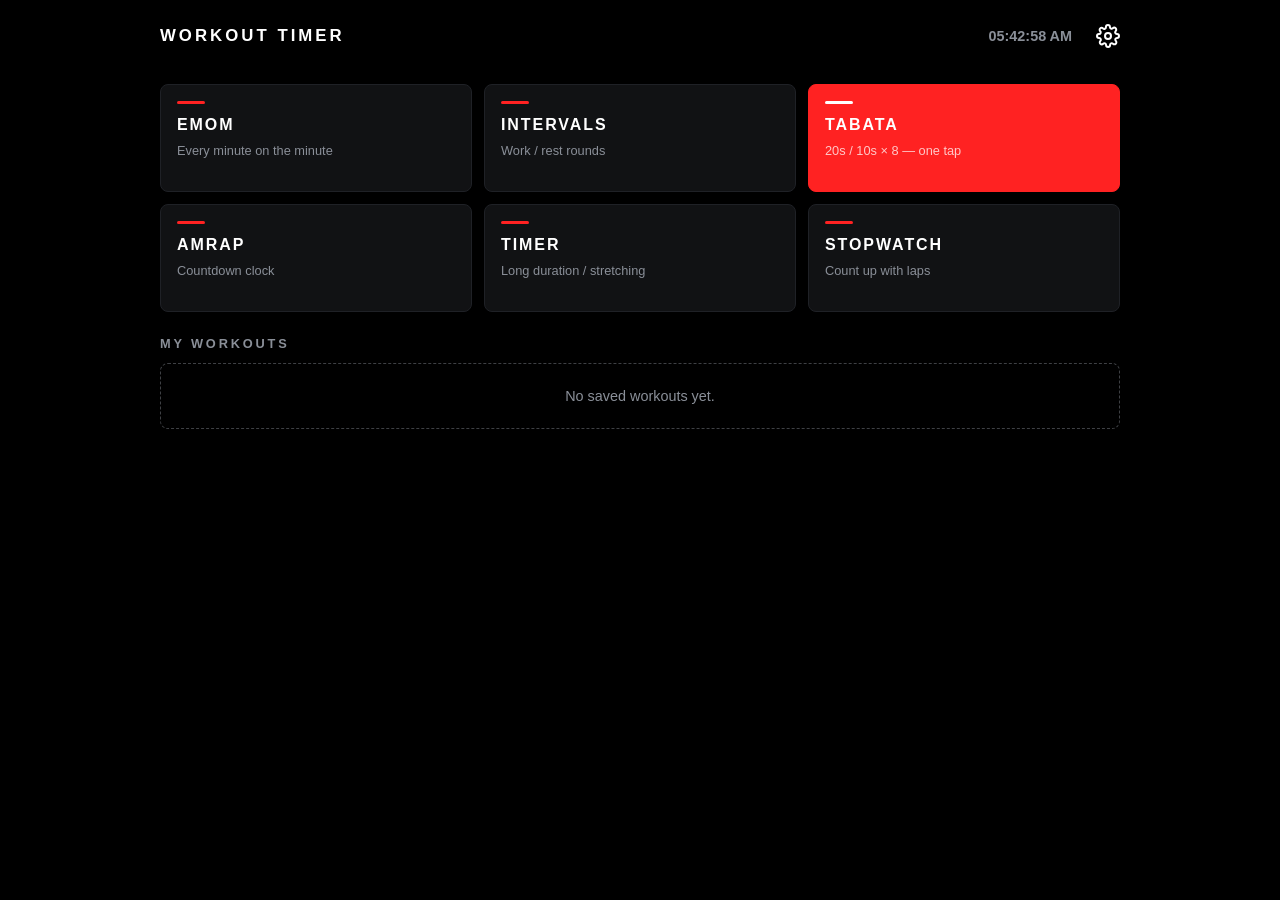
<file: index.html>
<!DOCTYPE html>
<html lang="en">
<head>
<meta charset="UTF-8">
<meta name="viewport" content="width=device-width, initial-scale=1, viewport-fit=cover">
<meta name="theme-color" content="#000000">
<title>Workout Timer</title>
<link rel="icon" href="data:image/svg+xml,%3Csvg xmlns='http://www.w3.org/2000/svg' viewBox='0 0 100 100'%3E%3Ctext y='.9em' font-size='90'%3E%E2%8F%B1%EF%B8%8F%3C/text%3E%3C/svg%3E">
<!-- Asset URLs carry ?v=<date>. GitHub Pages serves these files with
     cache-control: max-age=600 behind a shared CDN, so without the query a
     browser can revalidate index.html and still reuse the old JS — the page then
     renders byte-identical to the previous deploy and the change looks like it
     never shipped. BUMP ON EVERY DEPLOY, all 17 at once:
       sed -i '' -E 's/\?v=[0-9]+/?v=YYYYMMDD/g' index.html
     (SPEC.md lists this file as frozen; these version queries are the one
     sanctioned exception, added 2026-10-04 with the owner's sign-off.) -->
<link rel="stylesheet" href="css/base.css?v=20261004">
<link rel="stylesheet" href="css/layout.css?v=20261004">
<link rel="stylesheet" href="css/themes.css?v=20261004">
</head>
<body>

<!-- ============ HOME ============ -->
<section id="screen-home" class="screen active">
  <header class="home-header">
    <h1 class="app-title">Workout Timer</h1>
    <div id="home-clock" class="home-clock" aria-label="Current time"></div>
    <button id="btn-settings" class="icon-btn" aria-label="Settings">
      <svg viewBox="0 0 24 24" width="24" height="24" fill="none" stroke="currentColor" stroke-width="2" stroke-linecap="round" stroke-linejoin="round" aria-hidden="true"><circle cx="12" cy="12" r="3"/><path d="M19.4 15a1.65 1.65 0 0 0 .33 1.82l.06.06a2 2 0 1 1-2.83 2.83l-.06-.06a1.65 1.65 0 0 0-1.82-.33 1.65 1.65 0 0 0-1 1.51V21a2 2 0 1 1-4 0v-.09a1.65 1.65 0 0 0-1-1.51 1.65 1.65 0 0 0-1.82.33l-.06.06a2 2 0 1 1-2.83-2.83l.06-.06a1.65 1.65 0 0 0 .33-1.82 1.65 1.65 0 0 0-1.51-1H3a2 2 0 1 1 0-4h.09a1.65 1.65 0 0 0 1.51-1 1.65 1.65 0 0 0-.33-1.82l-.06-.06a2 2 0 1 1 2.83-2.83l.06.06a1.65 1.65 0 0 0 1.82.33h.01a1.65 1.65 0 0 0 1-1.51V3a2 2 0 1 1 4 0v.09a1.65 1.65 0 0 0 1 1.51h.01a1.65 1.65 0 0 0 1.82-.33l.06-.06a2 2 0 1 1 2.83 2.83l-.06.06a1.65 1.65 0 0 0-.33 1.82v.01a1.65 1.65 0 0 0 1.51 1H21a2 2 0 1 1 0 4h-.09a1.65 1.65 0 0 0-1.51 1z"/></svg>
    </button>
  </header>

  <div class="mode-grid">
    <button class="mode-tile" data-mode="emom">
      <span class="mode-name">EMOM</span>
      <span class="mode-desc">Every minute on the minute</span>
    </button>
    <button class="mode-tile" data-mode="hiit">
      <span class="mode-name">Intervals</span>
      <span class="mode-desc">Work / rest rounds</span>
    </button>
    <button class="mode-tile mode-tile-onetap" data-mode="tabata">
      <span class="mode-name">Tabata</span>
      <span class="mode-desc">20s / 10s &times; 8 &mdash; one tap</span>
    </button>
    <button class="mode-tile" data-mode="amrap">
      <span class="mode-name">AMRAP</span>
      <span class="mode-desc">Countdown clock</span>
    </button>
    <button class="mode-tile" data-mode="timer">
      <span class="mode-name">Timer</span>
      <span class="mode-desc">Long duration / stretching</span>
    </button>
    <button class="mode-tile" data-mode="stopwatch">
      <span class="mode-name">Stopwatch</span>
      <span class="mode-desc">Count up with laps</span>
    </button>
  </div>

  <div class="presets-section">
    <h2 class="section-title">My Workouts</h2>
    <ul id="preset-list" class="preset-list"></ul>
  </div>
</section>

<!-- ============ CONFIG ============ -->
<section id="screen-config" class="screen">
  <header class="config-header">
    <button id="btn-config-back" class="icon-btn" aria-label="Back">
      <svg viewBox="0 0 24 24" width="24" height="24" fill="none" stroke="currentColor" stroke-width="2" stroke-linecap="round" stroke-linejoin="round" aria-hidden="true"><path d="M19 12H5"/><path d="M12 19l-7-7 7-7"/></svg>
    </button>
    <h2 id="config-title" class="config-title"></h2>
  </header>
  <form id="config-form" class="config-form"></form>
  <p id="config-summary" class="config-summary" aria-live="polite"></p>
  <div class="config-actions">
    <button id="btn-save-preset" class="btn btn-secondary" type="button">Save preset</button>
    <button id="btn-start" class="btn btn-primary" type="button">Start</button>
  </div>
</section>

<!-- ============ RUN ============ -->
<section id="screen-run" class="screen" data-segment-type="prep">
  <div id="run-progress" class="run-progress"><div class="run-progress-fill"></div></div>
  <div id="run-clock" class="run-clock" aria-hidden="true"></div>
  <div class="run-main">
    <div id="run-label" class="run-label" aria-live="polite"></div>
    <div id="run-time" class="run-time">0:00</div>
    <div id="run-round" class="run-round" aria-live="polite"></div>
    <div id="run-next" class="run-next"></div>
  </div>
  <ul id="lap-list" class="lap-list"></ul>
  <div class="run-controls">
    <button id="btn-stop" class="icon-btn run-btn" aria-label="Stop">
      <svg viewBox="0 0 24 24" width="28" height="28" fill="currentColor" aria-hidden="true"><rect x="5" y="5" width="14" height="14" rx="2"/></svg>
    </button>
    <button id="btn-pause" class="icon-btn run-btn run-btn-primary" aria-label="Pause">
      <svg class="ico-pause" viewBox="0 0 24 24" width="34" height="34" fill="currentColor" aria-hidden="true"><rect x="6" y="4" width="4" height="16" rx="1"/><rect x="14" y="4" width="4" height="16" rx="1"/></svg>
      <svg class="ico-play" viewBox="0 0 24 24" width="34" height="34" fill="currentColor" aria-hidden="true" style="display:none"><path d="M7 4l13 8-13 8z"/></svg>
    </button>
    <button id="btn-skip" class="icon-btn run-btn" aria-label="Skip segment">
      <svg viewBox="0 0 24 24" width="28" height="28" fill="currentColor" aria-hidden="true"><path d="M5 4l10 8-10 8z"/><rect x="17" y="4" width="3" height="16" rx="1"/></svg>
    </button>
    <button id="btn-lap" class="icon-btn run-btn" aria-label="Lap" style="display:none">
      <svg viewBox="0 0 24 24" width="28" height="28" fill="none" stroke="currentColor" stroke-width="2" stroke-linecap="round" aria-hidden="true"><circle cx="12" cy="13" r="8"/><path d="M12 9v4l2.5 2.5"/><path d="M9 2h6"/></svg>
    </button>
    <button id="btn-fullscreen" class="icon-btn run-btn" aria-label="Toggle fullscreen">
      <svg viewBox="0 0 24 24" width="28" height="28" fill="none" stroke="currentColor" stroke-width="2" stroke-linecap="round" stroke-linejoin="round" aria-hidden="true"><path d="M8 3H5a2 2 0 0 0-2 2v3"/><path d="M21 8V5a2 2 0 0 0-2-2h-3"/><path d="M3 16v3a2 2 0 0 0 2 2h3"/><path d="M16 21h3a2 2 0 0 0 2-2v-3"/></svg>
    </button>
  </div>
</section>

<!-- ============ SETTINGS ============ -->
<section id="screen-settings" class="screen">
  <header class="config-header">
    <button id="btn-settings-close" class="icon-btn" aria-label="Close settings">
      <svg viewBox="0 0 24 24" width="24" height="24" fill="none" stroke="currentColor" stroke-width="2" stroke-linecap="round" aria-hidden="true"><path d="M18 6L6 18"/><path d="M6 6l12 12"/></svg>
    </button>
    <h2 class="config-title">Settings</h2>
  </header>
  <div class="settings-body">
    <h3 class="section-title">Theme</h3>
    <div id="theme-list" class="theme-list"></div>
    <h3 class="section-title">Sound</h3>
    <div id="sound-list" class="sound-list"></div>
    <label class="volume-row">
      <span>Volume</span>
      <input id="volume-slider" type="range" min="0" max="100" value="80">
    </label>
    <p id="wake-status" class="wake-status"></p>
  </div>
</section>

<script src="js/util.js?v=20261004"></script>
<script src="js/storage.js?v=20261004"></script>
<script src="js/modes.js?v=20261004"></script>
<script src="js/engine.js?v=20261004"></script>
<script src="js/audio.js?v=20261004"></script>
<script src="js/themes.js?v=20261004"></script>
<script src="js/presets.js?v=20261004"></script>
<script src="js/clock.js?v=20261004"></script>
<script src="js/system.js?v=20261004"></script>
<script src="js/ui-home.js?v=20261004"></script>
<script src="js/ui-config.js?v=20261004"></script>
<script src="js/ui-run.js?v=20261004"></script>
<script src="js/ui-settings.js?v=20261004"></script>
<script src="js/app.js?v=20261004"></script>
</body>
</html>
</file>
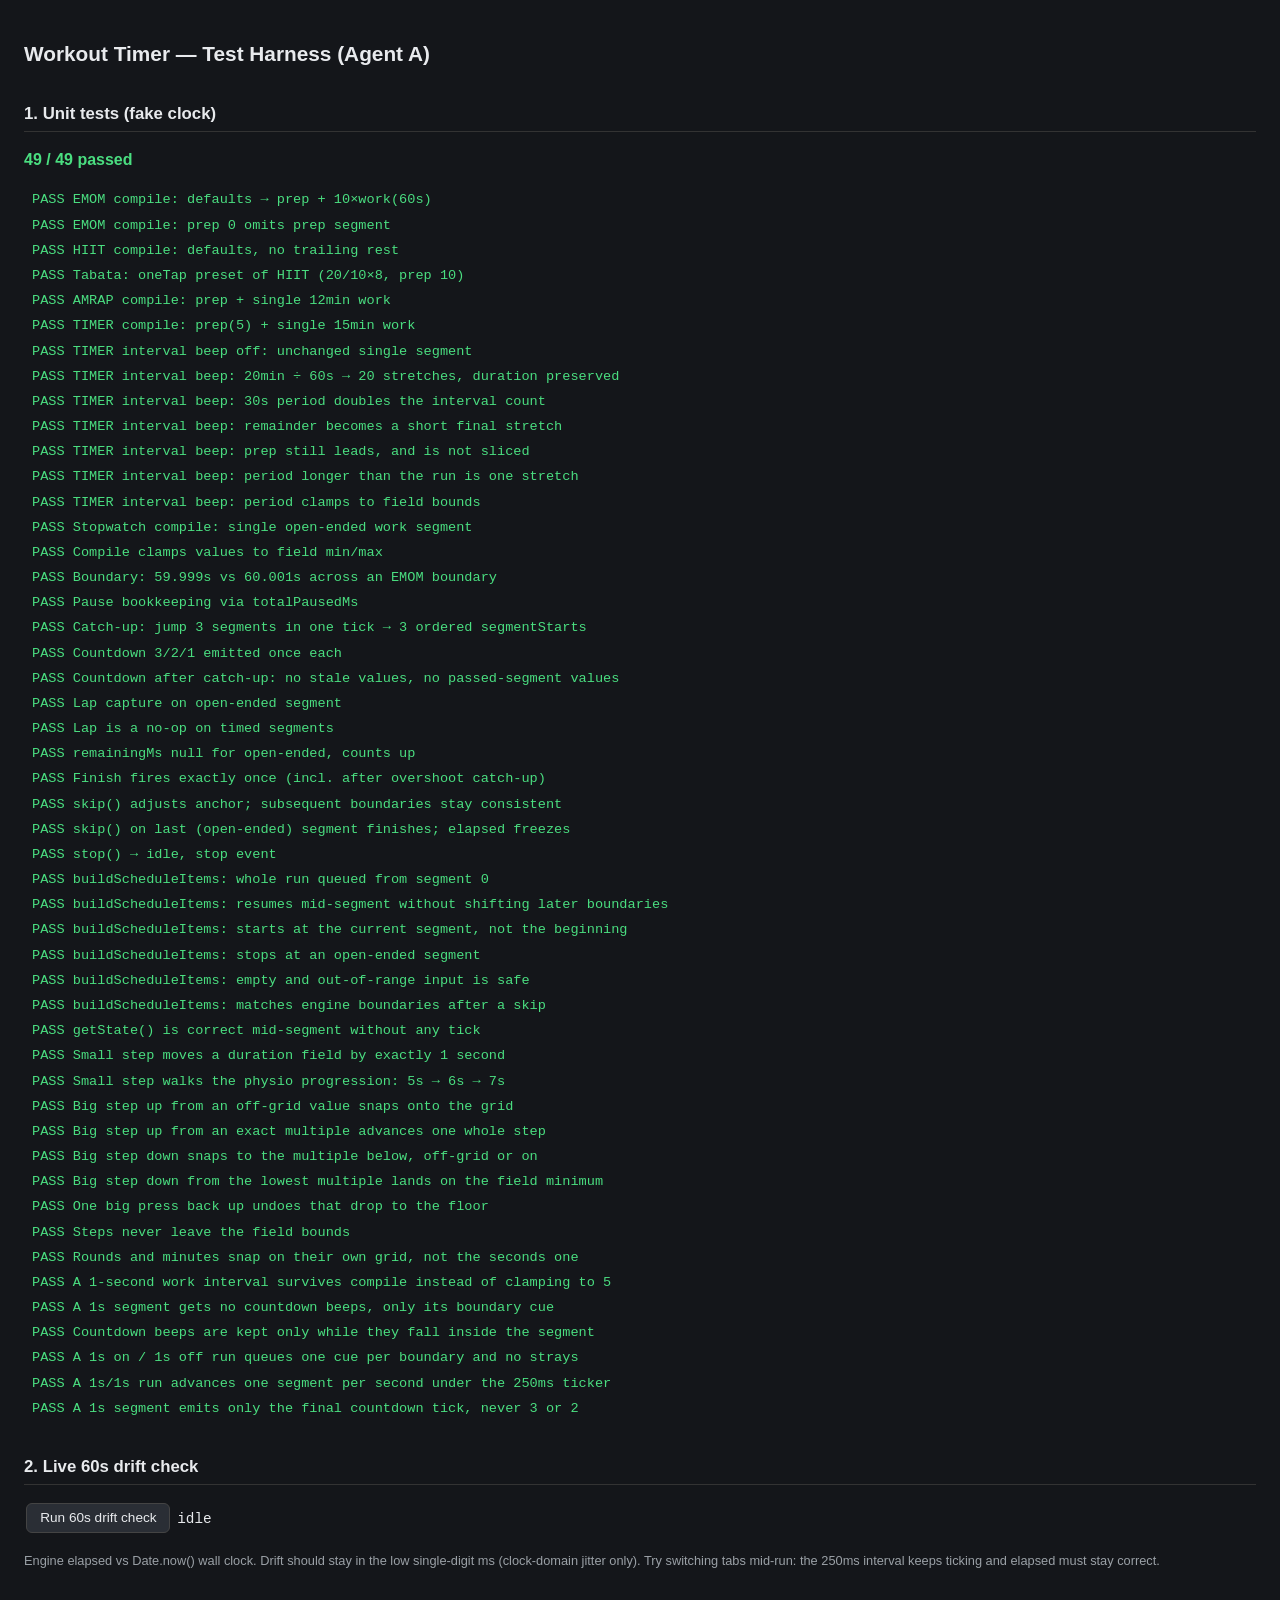
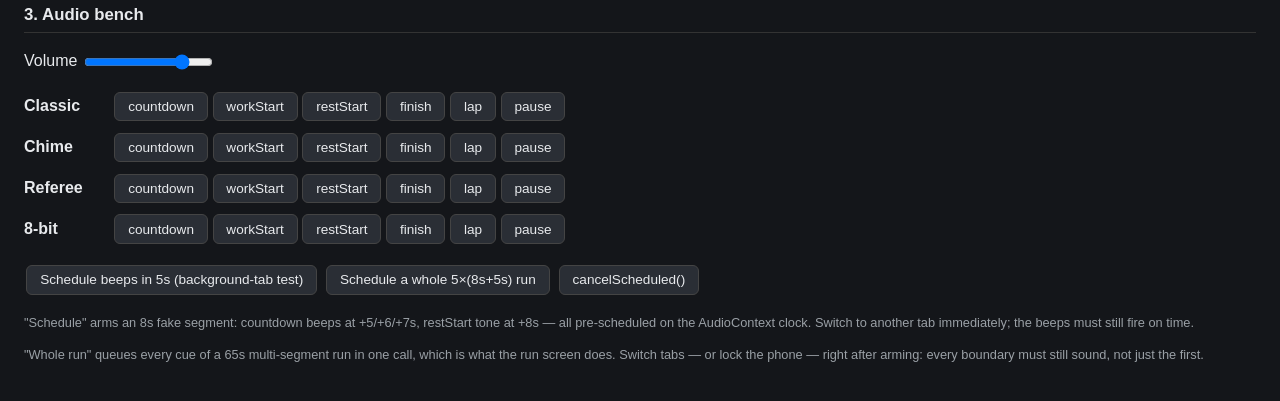
<file: test/harness.html>
<!DOCTYPE html>
<html lang="en">
<head>
<meta charset="utf-8">
<meta name="viewport" content="width=device-width, initial-scale=1">
<title>WT Test Harness</title>
<style>
  body { font-family: -apple-system, BlinkMacSystemFont, "Segoe UI", Roboto, sans-serif;
         background: #14161a; color: #e8eaed; margin: 0; padding: 1.5rem; line-height: 1.5; }
  h1 { font-size: 1.3rem; } h2 { font-size: 1.05rem; margin-top: 2rem; border-bottom: 1px solid #333; padding-bottom: .3rem; }
  ul#test-list { list-style: none; padding: 0; margin: .5rem 0; }
  ul#test-list li { padding: .15rem .5rem; font-family: ui-monospace, Menlo, monospace; font-size: .85rem; }
  li.pass { color: #4ade80; } li.pass::before { content: "PASS  "; }
  li.fail { color: #f87171; } li.fail::before { content: "FAIL  "; }
  #test-summary { font-weight: 700; }
  #test-summary.ok { color: #4ade80; } #test-summary.bad { color: #f87171; }
  button { background: #2a2e35; color: #e8eaed; border: 1px solid #444; border-radius: 6px;
           padding: .4rem .8rem; margin: .15rem; cursor: pointer; font-size: .85rem; }
  button:hover { background: #3a3f48; }
  .pack-row { margin: .4rem 0; }
  .pack-row strong { display: inline-block; width: 5.5rem; }
  #drift-out, #sched-note { font-family: ui-monospace, Menlo, monospace; font-size: .9rem; }
  input[type=range] { vertical-align: middle; }
  .hint { color: #9aa0a6; font-size: .8rem; }
</style>
</head>
<body>
<h1>Workout Timer — Test Harness (Agent A)</h1>

<h2>1. Unit tests (fake clock)</h2>
<p id="test-summary">Running…</p>
<ul id="test-list"></ul>

<h2>2. Live 60s drift check</h2>
<p><button id="btn-drift">Run 60s drift check</button>
   <span id="drift-out">idle</span></p>
<p class="hint">Engine elapsed vs Date.now() wall clock. Drift should stay in the low single-digit ms (clock-domain jitter only). Try switching tabs mid-run: the 250ms interval keeps ticking and elapsed must stay correct.</p>

<h2>3. Audio bench</h2>
<p>Volume <input type="range" id="vol" min="0" max="100" value="80"></p>
<div id="packs"></div>
<p>
  <button id="btn-sched">Schedule beeps in 5s (background-tab test)</button>
  <button id="btn-sched-run">Schedule a whole 5×(8s+5s) run</button>
  <button id="btn-cancel">cancelScheduled()</button>
  <span id="sched-note"></span>
</p>
<p class="hint">"Schedule" arms an 8s fake segment: countdown beeps at +5/+6/+7s, restStart tone at +8s — all pre-scheduled on the AudioContext clock. Switch to another tab immediately; the beeps must still fire on time.</p>
<p class="hint">"Whole run" queues every cue of a 65s multi-segment run in one call, which is what the run screen does. Switch tabs — or lock the phone — right after arming: every boundary must still sound, not just the first.</p>

<script src="../js/util.js"></script>
<script src="../js/storage.js"></script>
<script src="../js/modes.js"></script>
<script src="../js/engine.js"></script>
<script src="../js/audio.js"></script>

<!-- DOM-free unit tests. This exact block is extracted and run headlessly in Node. -->
<script id="wt-unit-tests">
(function () {
  'use strict';

  window.WT_runUnitTests = function () {
    var results = [];

    function test(name, fn) {
      try { fn(); results.push({ name: name, ok: true }); }
      catch (e) { results.push({ name: name, ok: false, err: e && e.message ? e.message : String(e) }); }
    }
    function assert(cond, msg) { if (!cond) throw new Error(msg || 'assertion failed'); }
    function assertEq(actual, expected, msg) {
      if (actual !== expected) throw new Error((msg || 'eq') + ': expected ' + expected + ', got ' + actual);
    }
    function record(eng, names) {
      var events = [];
      names.forEach(function (nm) {
        eng.on(nm, function (p) { events.push({ name: nm, payload: p }); });
      });
      return events;
    }
    function ofType(events, nm) {
      return events.filter(function (e) { return e.name === nm; });
    }
    /* fake clock factory */
    function fakeClock() {
      var c = { t: 0 };
      c.now = function () { return c.t; };
      return c;
    }
    function seg(ms) { return { type: 'work', label: 'WORK', durationMs: ms }; }

    /* ---------- compiler: all 6 modes ---------- */

    test('EMOM compile: defaults → prep + 10×work(60s)', function () {
      var segs = WT.modes.get('emom').compile({});
      assertEq(segs.length, 11, 'count');
      assertEq(segs[0].type, 'prep', 'prep type');
      assertEq(segs[0].durationMs, 10000, 'prep ms');
      assertEq(segs[1].type, 'work', 'work type');
      assertEq(segs[1].durationMs, 60000, 'interval ms');
      assertEq(segs[1].round, 1, 'round 1');
      assertEq(segs[1].totalRounds, 10, 'totalRounds');
      assertEq(segs[10].round, 10, 'last round');
    });

    test('EMOM compile: prep 0 omits prep segment', function () {
      var segs = WT.modes.get('emom').compile({ prep: 0, rounds: 3, interval: 30 });
      assertEq(segs.length, 3, 'count');
      assertEq(segs[0].type, 'work', 'first is work');
      assertEq(segs[0].durationMs, 30000, 'interval');
    });

    test('HIIT compile: defaults, no trailing rest', function () {
      var segs = WT.modes.get('hiit').compile({});
      assertEq(segs.length, 16, 'count: 1 prep + 8 work + 7 rest');
      assertEq(segs[0].type, 'prep', 'prep first');
      assertEq(segs[1].type, 'work', 'work'); assertEq(segs[1].durationMs, 30000, 'work ms');
      assertEq(segs[2].type, 'rest', 'rest'); assertEq(segs[2].durationMs, 15000, 'rest ms');
      assertEq(segs[2].round, 1, 'rest round');
      var last = segs[segs.length - 1];
      assertEq(last.type, 'work', 'last is work (no trailing rest)');
      assertEq(last.round, 8, 'last round');
    });

    test('Tabata: oneTap preset of HIIT (20/10×8, prep 10)', function () {
      var mode = WT.modes.get('tabata');
      assertEq(mode.oneTap, true, 'oneTap');
      var segs = mode.compile(mode.defaults);
      assertEq(segs.length, 16, 'count');
      assertEq(segs[1].durationMs, 20000, 'work 20s');
      assertEq(segs[2].durationMs, 10000, 'rest 10s');
      assertEq(segs[segs.length - 1].type, 'work', 'no trailing rest');
    });

    test('AMRAP compile: prep + single 12min work', function () {
      var segs = WT.modes.get('amrap').compile({});
      assertEq(segs.length, 2, 'count');
      assertEq(segs[0].type, 'prep', 'prep');
      assertEq(segs[1].durationMs, 12 * 60000, 'minutes→ms');
      assertEq(segs[1].label, 'AMRAP', 'label');
    });

    test('TIMER compile: prep(5) + single 15min work', function () {
      var segs = WT.modes.get('timer').compile({});
      assertEq(segs.length, 2, 'count');
      assertEq(segs[0].durationMs, 5000, 'prep 5s');
      assertEq(segs[1].durationMs, 15 * 60000, 'minutes→ms');
      assertEq(segs[1].label, 'TIMER', 'label');
    });

    test('TIMER interval beep off: unchanged single segment', function () {
      var segs = WT.modes.get('timer').compile({ minutes: 20, beep: 0, every: 60 });
      assertEq(segs.length, 2, 'prep + one work segment');
      assertEq(segs[1].durationMs, 20 * 60000, 'whole duration in one piece');
      assert(segs[1].round === undefined, 'no interval numbering when off');
    });

    test('TIMER interval beep: 20min ÷ 60s → 20 stretches, duration preserved', function () {
      var segs = WT.modes.get('timer').compile({ minutes: 20, prep: 0, beep: 1, every: 60 });
      assertEq(segs.length, 20, 'one segment per interval, none entered by hand');
      var total = segs.reduce(function (sum, s) { return sum + s.durationMs; }, 0);
      assertEq(total, 20 * 60000, 'total duration unchanged by slicing');
      assertEq(segs[0].durationMs, 60000, 'first is a full period');
      assertEq(segs[0].round, 1, 'numbered from 1');
      assertEq(segs[19].round, 20, 'last interval number');
      assertEq(segs[0].totalRounds, 20, 'total shown on every segment');
      assertEq(segs[0].roundLabel, 'INTERVAL', 'run screen says INTERVAL, not ROUND');
      assertEq(segs[0].type, 'work', 'all work — every boundary cues a pose change');
    });

    test('TIMER interval beep: 30s period doubles the interval count', function () {
      var segs = WT.modes.get('timer').compile({ minutes: 10, prep: 0, beep: 1, every: 30 });
      assertEq(segs.length, 20, '10min ÷ 30s');
      assertEq(segs[0].durationMs, 30000, 'period honoured');
    });

    test('TIMER interval beep: remainder becomes a short final stretch', function () {
      /* 5 min ÷ 90s = 3 full stretches + 30s left over. */
      var segs = WT.modes.get('timer').compile({ minutes: 5, prep: 0, beep: 1, every: 90 });
      assertEq(segs.length, 4, 'ceil, so the remainder gets its own segment');
      assertEq(segs[0].durationMs, 90000, 'full period');
      assertEq(segs[2].durationMs, 90000, 'full period');
      assertEq(segs[3].durationMs, 30000, 'remainder, not a full period');
      var total = segs.reduce(function (sum, s) { return sum + s.durationMs; }, 0);
      assertEq(total, 5 * 60000, 'never overruns the set duration');
      assertEq(segs[3].totalRounds, 4, 'remainder counted in the total');
    });

    test('TIMER interval beep: prep still leads, and is not sliced', function () {
      var segs = WT.modes.get('timer').compile({ minutes: 2, prep: 10, beep: 1, every: 60 });
      assertEq(segs.length, 3, 'prep + 2 stretches');
      assertEq(segs[0].type, 'prep', 'prep first');
      assertEq(segs[0].durationMs, 10000, 'prep untouched');
      assert(segs[0].round === undefined, 'prep is not an interval');
      assertEq(segs[1].round, 1, 'numbering starts after prep');
    });

    test('TIMER interval beep: period longer than the run is one stretch', function () {
      var segs = WT.modes.get('timer').compile({ minutes: 1, prep: 0, beep: 1, every: 600 });
      assertEq(segs.length, 1, 'no empty trailing segment');
      assertEq(segs[0].durationMs, 60000, 'clipped to the run length');
    });

    test('TIMER interval beep: period clamps to field bounds', function () {
      var segs = WT.modes.get('timer').compile({ minutes: 1, prep: 0, beep: 1, every: 0 });
      assertEq(segs[0].durationMs, 5000, 'every clamped up to the 5s minimum');
      assertEq(segs.length, 12, '60s ÷ 5s');
    });

    test('Stopwatch compile: single open-ended work segment', function () {
      var segs = WT.modes.get('stopwatch').compile({});
      assertEq(segs.length, 1, 'count');
      assertEq(segs[0].type, 'work', 'type');
      assertEq(segs[0].label, 'STOPWATCH', 'label');
      assert(segs[0].durationMs === null, 'durationMs null');
    });

    test('Compile clamps values to field min/max', function () {
      var segs = WT.modes.get('emom').compile({ interval: 99999, rounds: 1000, prep: -5 });
      assertEq(segs.length, 99, 'rounds clamped to 99, prep clamped to 0');
      assertEq(segs[0].durationMs, 600000, 'interval clamped to 600s');
    });

    /* ---------- engine: boundary math ---------- */

    test('Boundary: 59.999s vs 60.001s across an EMOM boundary', function () {
      var segs = WT.modes.get('emom').compile({ prep: 0, interval: 60, rounds: 2 });
      var c = fakeClock();
      var eng = WT.engine.create({ segments: segs, now: c.now });
      var events = record(eng, ['segmentStart']);
      eng.start();
      c.t = 59999; eng.tick();
      var st = eng.getState();
      assertEq(st.segmentIndex, 0, 'still round 1 at 59.999s');
      assertEq(st.remainingMs, 1, 'remaining 1ms');
      assertEq(ofType(events, 'segmentStart').length, 1, 'one segmentStart so far');
      c.t = 60001; eng.tick();
      st = eng.getState();
      assertEq(st.segmentIndex, 1, 'round 2 at 60.001s');
      var starts = ofType(events, 'segmentStart');
      assertEq(starts.length, 2, 'two segmentStarts');
      assertEq(starts[1].payload.boundaryPerfTime, 60000, 'boundaryPerfTime is exact boundary, not tick time');
      assertEq(starts[1].payload.segment.round, 2, 'round payload');
    });

    test('Pause bookkeeping via totalPausedMs', function () {
      var c = fakeClock();
      var eng = WT.engine.create({ segments: [seg(60000)], now: c.now });
      var events = record(eng, ['pause', 'resume']);
      eng.start();
      c.t = 5000; eng.tick(); eng.pause();
      assertEq(eng.getState().status, 'paused', 'paused');
      c.t = 7000;
      assertEq(eng.getState().totalElapsedMs, 5000, 'elapsed frozen while paused');
      c.t = 8000; eng.resume();
      c.t = 12000; eng.tick();
      var st = eng.getState();
      assertEq(st.status, 'running', 'running again');
      assertEq(st.totalElapsedMs, 9000, '12000 wall − 3000 paused');
      assertEq(st.remainingMs, 51000, 'remaining');
      assertEq(ofType(events, 'pause').length, 1, 'pause event');
      assertEq(ofType(events, 'resume').length, 1, 'resume event');
    });

    test('Catch-up: jump 3 segments in one tick → 3 ordered segmentStarts', function () {
      var c = fakeClock();
      var eng = WT.engine.create({ segments: [seg(10000), seg(10000), seg(10000), seg(10000), seg(10000)], now: c.now });
      var events = record(eng, ['segmentStart']);
      eng.start(); // segmentStart 0
      c.t = 35000; eng.tick(); // lands inside segment 3
      var starts = ofType(events, 'segmentStart');
      assertEq(starts.length, 4, 'total starts (0 + missed 1,2 + current 3)');
      assertEq(starts[1].payload.index, 1, 'order 1');
      assertEq(starts[2].payload.index, 2, 'order 2');
      assertEq(starts[3].payload.index, 3, 'order 3');
      assertEq(starts[1].payload.boundaryPerfTime, 10000, 'boundary 1');
      assertEq(starts[2].payload.boundaryPerfTime, 20000, 'boundary 2');
      assertEq(starts[3].payload.boundaryPerfTime, 30000, 'boundary 3');
      assertEq(eng.getState().segmentIndex, 3, 'current index');
    });

    test('Countdown 3/2/1 emitted once each', function () {
      var c = fakeClock();
      var eng = WT.engine.create({ segments: [seg(10000)], now: c.now });
      var events = record(eng, ['countdown']);
      eng.start();
      c.t = 6500; eng.tick();
      assertEq(ofType(events, 'countdown').length, 0, 'nothing before 3s left');
      c.t = 7000; eng.tick();
      c.t = 7100; eng.tick(); // no duplicate
      c.t = 8000; eng.tick();
      c.t = 8999; eng.tick(); // ceil(1001/1000)=2, already fired
      c.t = 9000; eng.tick();
      c.t = 9500; eng.tick(); // no duplicate
      var cds = ofType(events, 'countdown').map(function (e) { return e.payload.secondsLeft; });
      assertEq(cds.join(','), '3,2,1', 'exactly 3,2,1 once each');
    });

    test('Countdown after catch-up: no stale values, no passed-segment values', function () {
      var c = fakeClock();
      var eng = WT.engine.create({ segments: [seg(10000), seg(10000)], now: c.now });
      var events = record(eng, ['countdown']);
      eng.start();
      c.t = 18500; eng.tick(); // skipped seg 0 entirely; seg 1 has 1.5s left
      c.t = 19100; eng.tick();
      var cds = ofType(events, 'countdown').map(function (e) { return e.payload.secondsLeft; });
      assertEq(cds.join(','), '2,1', 'only 2,1 — no stale 3, nothing from segment 0');
    });

    test('Lap capture on open-ended segment', function () {
      var c = fakeClock();
      var eng = WT.engine.create({ segments: WT.modes.get('stopwatch').compile({}), now: c.now });
      var events = record(eng, ['lap']);
      eng.start();
      c.t = 5000; eng.lap();
      c.t = 12000; eng.lap();
      var lapsEv = ofType(events, 'lap');
      assertEq(lapsEv.length, 2, 'two lap events');
      assertEq(lapsEv[0].payload.lapMs, 5000, 'lap 1');
      assertEq(lapsEv[1].payload.lapMs, 7000, 'lap 2 = delta since lap 1');
      assertEq(lapsEv[1].payload.laps.length, 2, 'laps array in payload');
      assertEq(eng.getState().laps.length, 2, 'laps in state');
    });

    test('Lap is a no-op on timed segments', function () {
      var c = fakeClock();
      var eng = WT.engine.create({ segments: [seg(60000)], now: c.now });
      var events = record(eng, ['lap']);
      eng.start();
      c.t = 5000; eng.lap();
      assertEq(ofType(events, 'lap').length, 0, 'no lap event');
      assertEq(eng.getState().laps.length, 0, 'no laps');
    });

    test('remainingMs null for open-ended, counts up', function () {
      var c = fakeClock();
      var eng = WT.engine.create({ segments: WT.modes.get('stopwatch').compile({}), now: c.now });
      eng.start();
      c.t = 3000; eng.tick();
      var st = eng.getState();
      assert(st.remainingMs === null, 'remainingMs null');
      assertEq(st.elapsedInSegmentMs, 3000, 'elapsed in segment');
      assertEq(st.totalElapsedMs, 3000, 'total elapsed');
    });

    test('Finish fires exactly once (incl. after overshoot catch-up)', function () {
      var c = fakeClock();
      var eng = WT.engine.create({ segments: [seg(10000), seg(10000)], now: c.now });
      var events = record(eng, ['finish', 'segmentStart']);
      eng.start();
      c.t = 25000; eng.tick(); // overshoots the whole workout
      assertEq(ofType(events, 'finish').length, 1, 'finish once');
      assertEq(ofType(events, 'segmentStart').length, 2, 'missed segmentStart 1 still emitted before finish');
      c.t = 30000; eng.tick(); eng.tick();
      assertEq(ofType(events, 'finish').length, 1, 'still once');
      var st = eng.getState();
      assertEq(st.status, 'finished', 'status');
      assertEq(st.remainingMs, 0, 'remaining 0');
      assertEq(st.totalElapsedMs, 20000, 'elapsed clamped to total');
    });

    test('skip() adjusts anchor; subsequent boundaries stay consistent', function () {
      var segs = WT.modes.get('emom').compile({ prep: 10, interval: 60, rounds: 2 });
      var c = fakeClock();
      var eng = WT.engine.create({ segments: segs, now: c.now });
      var events = record(eng, ['segmentStart', 'finish']);
      eng.start(); // prep starts
      c.t = 4000; eng.skip(); // skip prep 6s early
      var starts = ofType(events, 'segmentStart');
      assertEq(starts.length, 2, 'work 1 started');
      assertEq(starts[1].payload.index, 1, 'index 1');
      assertEq(starts[1].payload.boundaryPerfTime, 4000, 'boundary = skip time');
      var st = eng.getState();
      assertEq(st.segmentIndex, 1, 'in work 1');
      assertEq(st.remainingMs, 60000, 'full interval remains');
      c.t = 64001; eng.tick(); // 60s later → round 2
      starts = ofType(events, 'segmentStart');
      assertEq(starts.length, 3, 'work 2 started');
      assertEq(starts[2].payload.boundaryPerfTime, 64000, 'shifted boundary math consistent');
      c.t = 124001; eng.tick();
      assertEq(ofType(events, 'finish').length, 1, 'finishes on shifted schedule');
    });

    test('skip() on last (open-ended) segment finishes; elapsed freezes', function () {
      var c = fakeClock();
      var eng = WT.engine.create({ segments: WT.modes.get('stopwatch').compile({}), now: c.now });
      var events = record(eng, ['finish']);
      eng.start();
      c.t = 5000; eng.skip();
      assertEq(ofType(events, 'finish').length, 1, 'finish emitted');
      c.t = 9000;
      var st = eng.getState();
      assertEq(st.status, 'finished', 'status');
      assertEq(st.totalElapsedMs, 5000, 'elapsed frozen at finish');
    });

    test('stop() → idle, stop event', function () {
      var c = fakeClock();
      var eng = WT.engine.create({ segments: [seg(60000)], now: c.now });
      var events = record(eng, ['stop']);
      eng.start();
      c.t = 2000; eng.stop();
      assertEq(ofType(events, 'stop').length, 1, 'stop event');
      assertEq(eng.getState().status, 'idle', 'idle');
    });

    /* ---------- audio: whole-run schedule building ---------- */

    test('buildScheduleItems: whole run queued from segment 0', function () {
      var segs = WT.modes.get('hiit').compile({ prep: 10, work: 30, rest: 15, rounds: 2 });
      var items = WT.audio.buildScheduleItems(segs, 0, 0, 1000);
      assertEq(items.length, segs.length, 'every segment queued, not just the first');
      assertEq(items[0].boundaryPerfTime, 1000, 'first boundary is now');
      assertEq(items[1].boundaryPerfTime, 11000, 'prep 10s later');
      assertEq(items[2].boundaryPerfTime, 41000, 'work 30s after that');
      assertEq(items[0].nextType, 'work', 'prep is followed by work');
      assertEq(items[1].nextType, 'rest', 'work is followed by rest');
      assert(items[0].isLast === false, 'first is not last');
      assert(items[items.length - 1].isLast === true, 'last segment flagged');
      assertEq(items[items.length - 1].nextType, null, 'nothing follows the last');
    });

    test('buildScheduleItems: resumes mid-segment without shifting later boundaries', function () {
      var segs = [seg(60000), seg(30000), seg(60000)];
      /* 20s into segment 0, asked at perf 25000 → segment 0 began at 5000. */
      var items = WT.audio.buildScheduleItems(segs, 0, 20000, 25000);
      assertEq(items[0].boundaryPerfTime, 5000, 'virtual start = now − elapsed');
      assertEq(items[0].boundaryPerfTime + segs[0].durationMs, 65000, 'segment 0 still ends on time');
      assertEq(items[1].boundaryPerfTime, 65000, 'segment 1 starts where 0 ends');
      assertEq(items[2].boundaryPerfTime, 95000, 'segment 2 follows');
    });

    test('buildScheduleItems: starts at the current segment, not the beginning', function () {
      var segs = [seg(10000), seg(10000), seg(10000)];
      var items = WT.audio.buildScheduleItems(segs, 2, 4000, 50000);
      assertEq(items.length, 1, 'only the remaining segment');
      assertEq(items[0].boundaryPerfTime, 46000, 'boundary derived from elapsed');
      assert(items[0].isLast === true, 'is last');
    });

    test('buildScheduleItems: stops at an open-ended segment', function () {
      var open = { type: 'work', label: 'AMRAP', durationMs: null };
      var items = WT.audio.buildScheduleItems([seg(10000), open, seg(10000)], 0, 0, 0);
      assertEq(items.length, 1, 'nothing past an unknowable boundary');
      assertEq(WT.audio.buildScheduleItems([open], 0, 0, 0).length, 0, 'open-ended alone queues nothing');
    });

    test('buildScheduleItems: empty and out-of-range input is safe', function () {
      assertEq(WT.audio.buildScheduleItems([], 0, 0, 0).length, 0, 'no segments');
      assertEq(WT.audio.buildScheduleItems(null, 0, 0, 0).length, 0, 'null segments');
      assertEq(WT.audio.buildScheduleItems([seg(1000)], 5, 0, 0).length, 0, 'index past the end');
      assertEq(WT.audio.buildScheduleItems([seg(1000)], -1, 0, 0).length, 1, 'negative index clamps to 0');
    });

    test('buildScheduleItems: matches engine boundaries after a skip', function () {
      var segs = WT.modes.get('emom').compile({ prep: 10, interval: 60, rounds: 2 });
      var c = fakeClock();
      var eng = WT.engine.create({ segments: segs, now: c.now });
      var events = record(eng, ['segmentStart']);
      eng.start();
      c.t = 4000; eng.skip(); // skip prep 6s early
      var st = eng.getState();
      var items = WT.audio.buildScheduleItems(segs, st.segmentIndex, st.elapsedInSegmentMs, c.t);
      var starts = ofType(events, 'segmentStart');
      assertEq(items[0].boundaryPerfTime, starts[1].payload.boundaryPerfTime,
        'queued boundary equals the engine boundary after skip');
      assertEq(items[1].boundaryPerfTime, 64000, 'next boundary on the shifted schedule');
    });

    test('getState() is correct mid-segment without any tick', function () {
      var segs = WT.modes.get('hiit').compile({ prep: 10, work: 30, rest: 15, rounds: 8 });
      var c = fakeClock();
      var eng = WT.engine.create({ segments: segs, now: c.now });
      eng.start();
      c.t = 47000; // 10 prep + 30 work + 7 into rest 1 — no tick() called
      var st = eng.getState();
      assertEq(st.segmentIndex, 2, 'rest 1');
      assertEq(st.segment.type, 'rest', 'type');
      assertEq(st.elapsedInSegmentMs, 7000, 'in-segment');
      assertEq(st.remainingMs, 8000, 'remaining');
      assertEq(st.totalElapsedMs, 47000, 'total');
    });

    /* ---------- stepper: 1s small step, snap-to-multiple big step ---------- */

    function fieldOf(modeId, key) {
      var fields = WT.modes.get(modeId).fields;
      for (var i = 0; i < fields.length; i++) if (fields[i].key === key) return fields[i];
      throw new Error('no field ' + key + ' on ' + modeId);
    }

    test('Small step moves a duration field by exactly 1 second', function () {
      var work = fieldOf('hiit', 'work');
      assertEq(WT.modes.stepValue(work, 5, 1, false), 6, 'up');
      assertEq(WT.modes.stepValue(work, 6, -1, false), 5, 'down');
    });

    test('Small step walks the physio progression: 5s → 6s → 7s', function () {
      var work = fieldOf('hiit', 'work');
      var v = WT.modes.stepValue(work, 5, 1, false);
      assertEq(WT.modes.stepValue(work, v, 1, false), 7, 'two presses');
    });

    test('Big step up from an off-grid value snaps onto the grid', function () {
      var work = fieldOf('hiit', 'work');
      assertEq(WT.modes.stepValue(work, 7, 1, true), 15, '7 → 15');
      assertEq(WT.modes.stepValue(work, 1, 1, true), 15, '1 → 15');
    });

    test('Big step up from an exact multiple advances one whole step', function () {
      var work = fieldOf('hiit', 'work');
      assertEq(WT.modes.stepValue(work, 15, 1, true), 30, '15 → 30');
      assertEq(WT.modes.stepValue(work, 30, 1, true), 45, '30 → 45');
    });

    test('Big step down snaps to the multiple below, off-grid or on', function () {
      var work = fieldOf('hiit', 'work');
      assertEq(WT.modes.stepValue(work, 20, -1, true), 15, '20 → 15');
      assertEq(WT.modes.stepValue(work, 45, -1, true), 30, '45 → 30');
    });

    test('Big step down from the lowest multiple lands on the field minimum', function () {
      assertEq(WT.modes.stepValue(fieldOf('hiit', 'work'), 15, -1, true), 1, 'work floors at 1');
      assertEq(WT.modes.stepValue(fieldOf('hiit', 'rest'), 15, -1, true), 0, 'rest floors at 0');
    });

    test('One big press back up undoes that drop to the floor', function () {
      var work = fieldOf('hiit', 'work');
      assertEq(WT.modes.stepValue(work, WT.modes.stepValue(work, 15, -1, true), 1, true), 15, 'reversible');
    });

    test('Steps never leave the field bounds', function () {
      var work = fieldOf('hiit', 'work');
      assertEq(WT.modes.stepValue(work, 600, 1, true), 600, 'big up at max');
      assertEq(WT.modes.stepValue(work, 600, 1, false), 600, 'small up at max');
      assertEq(WT.modes.stepValue(work, 1, -1, false), 1, 'small down at min');
      assertEq(WT.modes.stepValue(fieldOf('hiit', 'rest'), 0, -1, true), 0, 'big down at min');
    });

    test('Rounds and minutes snap on their own grid, not the seconds one', function () {
      var rounds = fieldOf('hiit', 'rounds');
      assertEq(WT.modes.stepValue(rounds, 8, 1, true), 10, 'rounds 8 → 10');
      assertEq(WT.modes.stepValue(rounds, 10, -1, true), 5, 'rounds 10 → 5');
      assertEq(WT.modes.stepValue(fieldOf('amrap', 'minutes'), 12, 1, true), 15, 'minutes 12 → 15');
    });

    test('A 1-second work interval survives compile instead of clamping to 5', function () {
      var segs = WT.modes.get('hiit').compile({ work: 1, rest: 1, rounds: 3, prep: 0 });
      assertEq(segs.length, 5, 'work,rest,work,rest,work');
      assertEq(segs[0].durationMs, 1000, 'work is a real 1s');
      assertEq(segs[1].durationMs, 1000, 'rest is a real 1s');
    });

    /* ---------- countdown lead vs very short segments ---------- */

    test('A 1s segment gets no countdown beeps, only its boundary cue', function () {
      assertEq(WT.audio.countdownLeadsFor(1000).length, 0, 'no lead fits inside 1s');
    });

    test('Countdown beeps are kept only while they fall inside the segment', function () {
      assertEq(WT.audio.countdownLeadsFor(2000).join(','), '1', '2s → one beep');
      assertEq(WT.audio.countdownLeadsFor(3000).join(','), '2,1', '3s → two beeps');
      assertEq(WT.audio.countdownLeadsFor(4000).join(','), '3,2,1', '4s → full lead');
      assertEq(WT.audio.countdownLeadsFor(60000).join(','), '3,2,1', 'long → full lead');
    });

    test('A 1s on / 1s off run queues one cue per boundary and no strays', function () {
      var segs = WT.modes.get('hiit').compile({ work: 1, rest: 1, rounds: 3, prep: 0 });
      var items = WT.audio.buildScheduleItems(segs, 0, 0, 0);
      assertEq(items.length, 5, 'every segment queued');
      var totalCountdowns = 0;
      items.forEach(function (it) {
        totalCountdowns += WT.audio.countdownLeadsFor(it.segment.durationMs).length;
      });
      assertEq(totalCountdowns, 0, 'no countdown beeps anywhere in a 1s/1s run');
    });

    test('A 1s/1s run advances one segment per second under the 250ms ticker', function () {
      var segs = WT.modes.get('hiit').compile({ work: 1, rest: 1, rounds: 3, prep: 0 });
      var c = fakeClock();
      var eng = WT.engine.create({ segments: segs, now: c.now });
      var events = record(eng, ['segmentStart', 'finish']);
      eng.start();
      /* tick at the real 250ms cadence across the whole 5s run */
      for (var t = 250; t <= 5000; t += 250) { c.t = t; eng.tick(); }
      var starts = ofType(events, 'segmentStart');
      assertEq(starts.length, 5, 'every segment started');
      assertEq(starts.map(function (e) { return e.payload.segment.type; }).join(','),
        'work,rest,work,rest,work', 'alternating, in order');
      assertEq(ofType(events, 'finish').length, 1, 'finished once');
    });

    test('A 1s segment emits only the final countdown tick, never 3 or 2', function () {
      var segs = WT.modes.get('hiit').compile({ work: 1, rest: 1, rounds: 2, prep: 0 });
      var c = fakeClock();
      var eng = WT.engine.create({ segments: segs, now: c.now });
      var events = record(eng, ['countdown']);
      eng.start();
      for (var t = 250; t <= 3000; t += 250) { c.t = t; eng.tick(); }
      var seen = ofType(events, 'countdown').map(function (e) { return e.payload.secondsLeft; });
      assertEq(seen.filter(function (s) { return s > 1; }).length, 0, 'no 3 or 2 on a 1s segment');
    });

    return results;
  };
})();
</script>

<script>
(function () {
  'use strict';

  /* ---- 1. run + render unit tests ---- */
  var results = window.WT_runUnitTests();
  var list = document.getElementById('test-list');
  var passed = 0;
  results.forEach(function (r) {
    var li = document.createElement('li');
    li.className = r.ok ? 'pass' : 'fail';
    li.textContent = r.name + (r.ok ? '' : ' — ' + r.err);
    list.appendChild(li);
    if (r.ok) passed++;
  });
  var summary = document.getElementById('test-summary');
  summary.textContent = passed + ' / ' + results.length + ' passed';
  summary.className = passed === results.length ? 'ok' : 'bad';

  /* ---- 2. live 60s drift check ---- */
  var driftOut = document.getElementById('drift-out');
  var driftEng = null;
  document.getElementById('btn-drift').addEventListener('click', function () {
    if (driftEng) driftEng.stop();
    driftEng = WT.engine.create({ segments: [{ type: 'work', label: 'DRIFT', durationMs: 60000 }] });
    var wall0 = Date.now();
    var maxDrift = 0;
    driftEng.on('tick', function (st) {
      var wallElapsed = Date.now() - wall0;
      var drift = st.totalElapsedMs - wallElapsed;
      if (Math.abs(drift) > Math.abs(maxDrift)) maxDrift = drift;
      driftOut.textContent = 'engine ' + (st.totalElapsedMs / 1000).toFixed(1) + 's | wall ' +
        (wallElapsed / 1000).toFixed(1) + 's | drift ' + drift.toFixed(1) + 'ms | max ' + maxDrift.toFixed(1) + 'ms';
    });
    driftEng.on('finish', function () {
      driftOut.textContent = 'DONE — max drift ' + maxDrift.toFixed(1) + 'ms vs Date.now()';
    });
    driftEng.start();
  });

  /* ---- 3. audio bench ---- */
  var CUES = ['countdown', 'workStart', 'restStart', 'finish', 'lap', 'pause'];
  var packsEl = document.getElementById('packs');
  WT.audio.getPacks().forEach(function (p) {
    var row = document.createElement('div');
    row.className = 'pack-row';
    var name = document.createElement('strong');
    name.textContent = p.name;
    row.appendChild(name);
    CUES.forEach(function (cue) {
      var b = document.createElement('button');
      b.textContent = cue;
      b.addEventListener('click', function () {
        WT.audio.unlock();
        WT.audio.setPack(p.id);
        WT.audio.playNow(cue);
      });
      row.appendChild(b);
    });
    packsEl.appendChild(row);
  });

  document.getElementById('vol').addEventListener('input', function (e) {
    WT.audio.setVolume(e.target.value / 100);
  });

  var schedNote = document.getElementById('sched-note');
  document.getElementById('btn-sched').addEventListener('click', function () {
    WT.audio.unlock();
    WT.audio.scheduleSegmentAudio(
      { type: 'work', label: 'TEST', durationMs: 8000 },
      performance.now(),
      { nextType: 'rest', isLast: false }
    );
    schedNote.textContent = 'Armed at ' + new Date().toLocaleTimeString() +
      ' — countdown at +5/+6/+7s, restStart at +8s. Switch tabs now.';
  });
  document.getElementById('btn-sched-run').addEventListener('click', function () {
    WT.audio.unlock().then(function () {
      var segs = [];
      for (var i = 1; i <= 5; i++) {
        segs.push({ type: 'work', label: 'WORK', durationMs: 8000, round: i, totalRounds: 5 });
        if (i < 5) segs.push({ type: 'rest', label: 'REST', durationMs: 5000, round: i, totalRounds: 5 });
      }
      var items = WT.audio.buildScheduleItems(segs, 0, 0, performance.now());
      var res = WT.audio.scheduleWorkoutAudio(items);
      schedNote.textContent = 'Armed ' + res.scheduled + '/' + items.length + ' segments at ' +
        new Date().toLocaleTimeString() + ' — 65s of cues. Switch tabs now; all of them must fire.';
    });
  });

  document.getElementById('btn-cancel').addEventListener('click', function () {
    WT.audio.cancelScheduled();
    schedNote.textContent = 'Cancelled.';
  });
})();
</script>
</body>
</html>
</file>
<file: css/base.css>
/* base.css — reset + token contract. All other CSS uses only these tokens.
   :root defaults = Hardcore theme (the default). Themes override in themes.css. */

:root {
  /* Color tokens — defaults = Hardcore theme */
  --bg: #000000;
  --bg-raised: #111214;
  --fg: #ffffff;
  --fg-muted: #8a8f98;
  --accent: #ff2222;
  --accent-work: #ff2222;
  --accent-rest: #37b6ff;
  --accent-prep: #ffffff;
  --danger: #ff2222;
  --radius: 8px;
  --shadow: none;
  --font-display: -apple-system, BlinkMacSystemFont, "Segoe UI", Roboto, "Helvetica Neue", Arial, sans-serif;
  --font-ui: -apple-system, BlinkMacSystemFont, "Segoe UI", Roboto, "Helvetica Neue", Arial, sans-serif;

  /* Derived at runtime by segment type on #screen-run */
  --run-accent: var(--accent-prep);
  /* Color of the big run digits (hardcore sets this to var(--run-accent)) */
  --run-digits: var(--fg);
  /* Foreground drawn on top of --run-accent surfaces (pause button, etc.) */
  --run-on-accent: #ffffff;

  /* Surface detail: hairline border color for cards on flat themes */
  --card-line: transparent;

  /* Spacing scale — the only gaps/padding values used anywhere */
  --sp-1: 4px;
  --sp-2: 8px;
  --sp-3: 12px;
  --sp-4: 16px;
  --sp-6: 24px;
  --sp-8: 32px;
  --sp-12: 48px;

  /* Content column + gutters (shared by home / config / settings) */
  --gutter: clamp(16px, 4vw, 32px);
  --col: 720px;
}

*, *::before, *::after { box-sizing: border-box; }

html, body {
  margin: 0;
  padding: 0;
  height: 100%;
}

body {
  background: var(--bg);
  color: var(--fg);
  font-family: var(--font-ui);
  -webkit-font-smoothing: antialiased;
  -webkit-tap-highlight-color: transparent;
  overscroll-behavior: none;
}

h1, h2, h3, p, ul { margin: 0; padding: 0; }
ul { list-style: none; }

button {
  font-family: inherit;
  font-size: inherit;
  color: inherit;
  background: none;
  border: none;
  cursor: pointer;
  touch-action: manipulation;
}

input { font-family: inherit; }

/* Segment coloring — #screen-run carries data-segment-type at runtime */
#screen-run[data-segment-type="prep"] { --run-accent: var(--accent-prep); }
#screen-run[data-segment-type="work"] { --run-accent: var(--accent-work); }
#screen-run[data-segment-type="rest"] { --run-accent: var(--accent-rest); }

/* Declared on #screen-run (not :root) so the var() resolves against the
   element that carries data-segment-type / per-segment --fg flips. */
#screen-run { --run-digits: var(--fg); }

/* Keyboard focus — visible ring in every theme, no ring on pointer taps */
:focus-visible {
  outline: 2px solid var(--accent);
  outline-offset: 2px;
}

/* Screen visibility — router toggles .active */
.screen { display: none; }
.screen.active { display: flex; }

/* Shared button primitives */
.btn {
  display: inline-flex;
  align-items: center;
  justify-content: center;
  min-height: 56px;
  padding: 0 var(--sp-6);
  border-radius: var(--radius);
  font-size: 1.05rem;
  font-weight: 700;
  letter-spacing: 0.02em;
  transition: transform 0.1s ease, filter 0.1s ease;
}
.btn:active { transform: scale(0.97); filter: brightness(0.92); }
.btn-primary { background: var(--accent); color: var(--run-on-accent); }
.btn-secondary {
  background: var(--bg-raised);
  color: var(--fg);
  box-shadow: inset 0 0 0 1px var(--card-line);
}

.icon-btn {
  display: inline-flex;
  align-items: center;
  justify-content: center;
  min-width: 48px;
  min-height: 48px;
  border-radius: 50%;
  color: var(--fg);
  transition: transform 0.1s ease, background-color 0.1s ease;
}
.icon-btn:active { transform: scale(0.92); }

.section-title {
  font-size: 0.8rem;
  font-weight: 700;
  text-transform: uppercase;
  letter-spacing: 0.14em;
  color: var(--fg-muted);
}

@media (prefers-reduced-motion: reduce) {
  *, *::before, *::after { animation: none !important; transition: none !important; }
}
</file>
<file: css/layout.css>
/* layout.css — screens, forms, run view, responsive.
   Uses base.css tokens plus component-scoped custom properties declared here
   and overridable per-theme in themes.css (--run-time-weight, --run-wash,
   --progress). Theme palettes live in themes.css.

   Layout system:
   - spacing scale: var(--sp-1..12) only (4/8/12/16/24/32/48)
   - home/config/settings content sits in a centered column (--col, default
     720px) via padding-inline: max(gutter, safe-area, (100% - col)/2)
   - run screen is always full-bleed */

:root {
  --run-time-weight: 900;
  --run-wash: 12%; /* strength of the segment-color wash on #screen-run */
  --safe-t: env(safe-area-inset-top, 0px);
  --safe-b: env(safe-area-inset-bottom, 0px);
  --safe-l: env(safe-area-inset-left, 0px);
  --safe-r: env(safe-area-inset-right, 0px);
}

/* Centered content column with consistent gutters. Declared on the consumers
   (not :root) so var(--col) overrides on the same element take effect and the
   100% resolves against each full-width container. */
#screen-home,
.config-header,
.config-form,
.config-actions,
.settings-body {
  --pad-l: max(var(--gutter), var(--safe-l), calc((100% - var(--col)) / 2));
  --pad-r: max(var(--gutter), var(--safe-r), calc((100% - var(--col)) / 2));
}

/* ============================================================ */
/* Shared                                                        */
/* ============================================================ */

.screen {
  flex-direction: column;
  width: 100%;
  height: 100%;
}

/* Cards share one surface treatment so every screen feels related */
.mode-tile,
.preset-item,
.field-row,
.theme-card,
.sound-row,
.volume-row {
  background: var(--bg-raised);
  border: 1px solid var(--card-line);
  border-radius: var(--radius);
  box-shadow: var(--shadow);
}

/* Sub-screen headers (config + settings) */
.config-header {
  display: flex;
  align-items: center;
  gap: var(--sp-1);
  min-height: 56px;
  padding-top: max(var(--sp-2), var(--safe-t));
  padding-left: var(--pad-l);
  padding-right: var(--pad-r);
  padding-bottom: var(--sp-2);
}

/* Optically align the 24px glyph inside the 48px hit area with the column edge */
.config-header .icon-btn { margin-left: -12px; }

.config-title {
  font-size: 1.15rem;
  font-weight: 800;
  letter-spacing: 0.01em;
}

.icon-btn:hover { background: color-mix(in srgb, var(--fg) 7%, transparent); }

/* ============================================================ */
/* HOME                                                          */
/* ============================================================ */

#screen-home {
  overflow-y: auto;
  padding-top: max(var(--sp-3), var(--safe-t));
  padding-bottom: calc(var(--sp-8) + var(--safe-b));
  padding-left: var(--pad-l);
  padding-right: var(--pad-r);
  gap: var(--sp-6);
}

.home-header {
  display: flex;
  align-items: center;
  gap: var(--sp-3);
  min-height: 48px;
  flex-shrink: 0;
}

.app-title {
  font-size: 1.25rem;
  font-weight: 800;
  letter-spacing: 0.01em;
  flex: 1;
  min-width: 0;
  white-space: nowrap;
  overflow: hidden;
  text-overflow: ellipsis;
}

.home-clock {
  font-variant-numeric: tabular-nums;
  color: var(--fg-muted);
  font-size: 0.9rem;
  font-weight: 600;
}

/* Optically align the gear glyph with the column right edge */
#btn-settings { margin-right: -12px; }

.mode-grid {
  display: grid;
  grid-template-columns: repeat(2, 1fr);
  grid-auto-rows: 1fr; /* equal-height tiles */
  gap: var(--sp-3);
}

.mode-tile {
  position: relative;
  min-height: 108px;
  display: flex;
  flex-direction: column;
  justify-content: flex-start;
  align-items: flex-start;
  gap: var(--sp-2);
  padding: var(--sp-4);
  text-align: left;
  transition: transform 0.12s ease, background-color 0.12s ease;
}

/* thin accent bar — the tile's corner detail */
.mode-tile::before {
  content: "";
  width: 28px;
  height: 3px;
  border-radius: 2px;
  background: var(--accent);
  margin-bottom: var(--sp-1);
}

.mode-tile:hover { background: color-mix(in srgb, var(--fg) 5%, var(--bg-raised)); }
.mode-tile:active { transform: scale(0.97); }

.mode-name {
  font-size: 1rem;
  font-weight: 800;
  text-transform: uppercase;
  letter-spacing: 0.08em;
}

.mode-desc {
  font-size: 0.8rem;
  color: var(--fg-muted);
  line-height: 1.35;
}

/* Tabata one-tap: filled accent tile */
.mode-tile-onetap {
  background: var(--accent);
  border-color: var(--accent);
  color: var(--run-on-accent);
}
.mode-tile-onetap::before { background: var(--run-on-accent); }
.mode-tile-onetap .mode-desc { color: color-mix(in srgb, var(--run-on-accent) 75%, transparent); }
.mode-tile-onetap:hover { background: color-mix(in srgb, var(--fg) 12%, var(--accent)); }

.presets-section {
  display: flex;
  flex-direction: column;
  gap: var(--sp-3);
}

.preset-list {
  display: flex;
  flex-direction: column;
  gap: var(--sp-2);
}

.preset-item {
  display: flex;
  align-items: stretch;
  gap: var(--sp-1);
  transition: background-color 0.12s ease;
}
.preset-item:hover { background: color-mix(in srgb, var(--fg) 5%, var(--bg-raised)); }

.preset-item-main {
  flex: 1;
  min-width: 0;
  display: flex;
  flex-direction: column;
  align-items: flex-start;
  gap: 2px;
  padding: var(--sp-3) var(--sp-4);
  min-height: 60px;
  text-align: left;
  justify-content: center;
}

.preset-name {
  font-weight: 700;
  font-size: 0.98rem;
  max-width: 100%;
  white-space: nowrap;
  overflow: hidden;
  text-overflow: ellipsis;
}

.preset-meta {
  font-size: 0.78rem;
  color: var(--fg-muted);
  max-width: 100%;
  white-space: nowrap;
  overflow: hidden;
  text-overflow: ellipsis;
}

/* delete: quiet until hover/focus */
.preset-delete-btn {
  color: var(--fg-muted);
  opacity: 0.55;
  min-width: 48px;
  border-radius: var(--radius);
  align-self: center;
  margin-right: var(--sp-1);
}
.preset-delete-btn:hover,
.preset-delete-btn:focus-visible,
.preset-delete-btn:active {
  color: var(--danger);
  opacity: 1;
}

.preset-empty {
  padding: var(--sp-6) var(--sp-4);
  text-align: center;
  color: var(--fg-muted);
  font-size: 0.9rem;
  border: 1px dashed color-mix(in srgb, var(--fg-muted) 45%, transparent);
  border-radius: var(--radius);
}

/* wide home: 3-across grid, wider column */
@media (min-width: 1100px) {
  #screen-home { --col: 960px; }
  .mode-grid { grid-template-columns: repeat(3, 1fr); }
}

/* ============================================================ */
/* CONFIG                                                        */
/* ============================================================ */

#screen-config {
  height: 100%;
  overflow-y: auto;
}

.config-form {
  display: flex;
  flex-direction: column;
  gap: var(--sp-3);
  padding: var(--sp-2) var(--pad-r) 0 var(--pad-l);
}

/* Generated form fields — contract shared with ui-config.js:
   .field-row / .field-label / .stepper / .stepper-btn / .stepper-value */

.field-row {
  display: flex;
  align-items: center;
  justify-content: space-between;
  gap: var(--sp-3);
  min-height: 72px;
  padding: var(--sp-3) var(--sp-4);
}

.field-row > *:first-child,
.field-label {
  font-weight: 600;
  font-size: 0.95rem;
}

.stepper {
  display: flex;
  align-items: center;
  gap: var(--sp-1);
}

.stepper-btn {
  min-width: 44px;
  min-height: 44px;
  border-radius: calc(var(--radius) - 2px);
  background: color-mix(in srgb, var(--fg) 8%, transparent);
  font-size: 1.35rem;
  font-weight: 700;
  line-height: 1;
  display: flex;
  align-items: center;
  justify-content: center;
  transition: transform 0.1s ease, background-color 0.1s ease;
}
.stepper-btn:hover { background: color-mix(in srgb, var(--fg) 14%, transparent); }
.stepper-btn:active { transform: scale(0.92); }

/* Outer pair (−− / ++): the coarse grid jump. Quieter than the ±1 pair so the
   fine step still reads as the primary control. */
.stepper-btn-big {
  background: color-mix(in srgb, var(--fg) 4%, transparent);
  font-size: 1.05rem;
  /* positive tracking: at a negative one the doubled glyph merges into a
     single long dash and stops reading as "two of them" */
  letter-spacing: 0.08em;
  text-indent: 0.08em; /* re-centre against that trailing track */
  color: color-mix(in srgb, var(--fg) 70%, transparent);
}
.stepper-btn-big:hover { background: color-mix(in srgb, var(--fg) 10%, transparent); }

/* boolean field — same footprint as a full stepper so rows line up */
.toggle-btn {
  min-width: 268px;
  min-height: 44px;
  padding: 0 var(--sp-3);
  border-radius: calc(var(--radius) - 2px);
  background: color-mix(in srgb, var(--fg) 8%, transparent);
  font-size: 1.05rem;
  font-weight: 800;
  letter-spacing: 0.04em;
  text-transform: uppercase;
  display: flex;
  align-items: center;
  justify-content: center;
  transition: transform 0.1s ease, background-color 0.1s ease, color 0.1s ease;
}
.toggle-btn:hover { background: color-mix(in srgb, var(--fg) 14%, transparent); }
.toggle-btn:active { transform: scale(0.96); }
.toggle-btn[data-on="true"] {
  background: var(--accent);
  color: var(--accent-fg, var(--bg));
}

/* reserved width so rows never jiggle when digits change */
.stepper-value {
  min-width: 76px;
  text-align: center;
  font-variant-numeric: tabular-nums;
  font-size: 1.2rem;
  font-weight: 800;
}

/* Phones: four buttons and a label will not share one line, so the row stacks
   and the stepper spans it — which also makes every button a wider tap target. */
@media (max-width: 480px) {
  .field-row {
    flex-direction: column;
    align-items: stretch;
    gap: var(--sp-2);
    padding-top: var(--sp-3);
    padding-bottom: var(--sp-3);
  }
  .stepper { width: 100%; }
  .stepper-btn { flex: 1 1 0; min-width: 0; }
  .stepper-value { flex: 1.4 1 0; min-width: 0; }
  .toggle-btn { min-width: 0; width: 100%; }
}

/* summary chip directly under the form */
.config-summary {
  align-self: center;
  max-width: min(var(--col), calc(100% - 2 * var(--gutter)));
  margin: var(--sp-4) 0 var(--sp-6) 0;
  padding: var(--sp-2) var(--sp-4);
  background: var(--bg-raised);
  border: 1px solid var(--card-line);
  border-radius: 999px;
  color: var(--fg-muted);
  font-size: 0.85rem;
  font-variant-numeric: tabular-nums;
  text-align: center;
}
.config-summary:empty { display: none; }

.config-actions {
  position: sticky;
  bottom: 0;
  margin-top: auto;
  display: flex;
  gap: var(--sp-3);
  padding: var(--sp-3) var(--pad-r) calc(var(--sp-3) + var(--safe-b)) var(--pad-l);
  background: var(--bg);
  border-top: 1px solid var(--card-line);
}

.config-actions .btn { flex: 1; white-space: nowrap; }
/* Narrow phones: keep "Save preset" on one line inside its flex share */
@media (max-width: 379px) {
  .config-actions .btn { padding-left: var(--sp-3); padding-right: var(--sp-3); font-size: 0.95rem; }
}
.config-actions .btn-primary {
  flex: 1.5; /* Start dominates */
  text-transform: uppercase;
  letter-spacing: 0.08em;
}
.config-actions .btn-secondary { font-size: 0.95rem; }

/* ============================================================ */
/* RUN — the centerpiece (always full-bleed)                     */
/* ============================================================ */

#screen-run {
  position: relative;
  height: 100vh;
  height: 100dvh;
  overflow: hidden;
  background:
    linear-gradient(color-mix(in srgb, var(--run-accent) var(--run-wash), transparent),
                     color-mix(in srgb, var(--run-accent) var(--run-wash), transparent)),
    var(--bg);
  color: var(--fg);
  transition: background-color 0.4s ease;
}

@supports not (background: color-mix(in srgb, red 10%, transparent)) {
  #screen-run { background: var(--bg); }
}

.run-progress {
  position: absolute;
  top: 0;
  left: 0;
  right: 0;
  height: 6px;
  background: color-mix(in srgb, var(--run-accent) 18%, transparent);
  --progress: 0;
  z-index: 3;
}

.run-progress-fill {
  height: 100%;
  width: 100%;
  background: var(--run-accent);
  transform: scaleX(var(--progress));
  transform-origin: left center;
  transition: transform 0.2s linear;
}

.run-clock {
  position: absolute;
  top: calc(var(--sp-4) + var(--safe-t));
  right: calc(var(--sp-4) + var(--safe-r));
  font-variant-numeric: tabular-nums;
  font-size: 0.8rem;
  font-weight: 600;
  color: var(--fg-muted);
  z-index: 3;
}

.run-main {
  flex: 1;
  display: flex;
  flex-direction: column;
  align-items: center;
  justify-content: center;
  gap: var(--sp-2);
  /* slight upward bias reads as optically centered once controls sit below */
  padding: calc(var(--sp-8) + var(--safe-t)) var(--sp-4) calc(var(--sp-2) + 3vh) var(--sp-4);
  text-align: center;
  min-height: 0;
}

.run-label {
  font-size: clamp(0.9rem, 2.6vh, 1.15rem);
  font-weight: 800;
  letter-spacing: 0.28em;
  margin-right: -0.28em; /* cancel trailing tracking so it centers optically */
  text-transform: uppercase;
  color: var(--run-accent);
}

.run-time {
  position: relative;
  font-family: var(--font-display);
  font-weight: var(--run-time-weight);
  font-variant-numeric: tabular-nums;
  letter-spacing: -0.02em;
  line-height: 0.95;
  font-size: clamp(2.75rem, min(26vw, 36vh), 17rem);
  color: var(--run-digits);
  cursor: pointer;
  user-select: none;
  -webkit-user-select: none;
}

.run-round {
  font-size: 0.85rem;
  font-weight: 700;
  letter-spacing: 0.1em;
  margin-right: -0.1em;
  font-variant-numeric: tabular-nums;
  color: var(--fg);
  background: color-mix(in srgb, var(--fg) 10%, transparent);
  padding: var(--sp-1) var(--sp-4);
  border-radius: 999px;
  margin-top: var(--sp-2);
}
.run-round:empty { display: none; }

.run-next {
  font-size: 0.9rem;
  color: var(--fg-muted);
}

@keyframes wt-run-pulse {
  0% { transform: scale(1); opacity: 1; }
  35% { transform: scale(1.07); opacity: 0.82; }
  100% { transform: scale(1); opacity: 1; }
}

.run-time.pulse { animation: wt-run-pulse 0.5s ease-out; }

.lap-list {
  max-height: 22vh;
  overflow-y: auto;
  width: min(420px, calc(100% - var(--sp-8)));
  align-self: center;
  display: flex;
  flex-direction: column;
  gap: var(--sp-1);
  flex-shrink: 0;
}

.lap-item {
  display: flex;
  align-items: center;
  justify-content: space-between;
  padding: var(--sp-2) var(--sp-3);
  border-radius: calc(var(--radius) - 2px);
  background: color-mix(in srgb, var(--run-accent) 10%, transparent);
  font-size: 0.85rem;
  font-weight: 600;
  font-variant-numeric: tabular-nums;
  flex-shrink: 0;
}

.lap-index { color: var(--fg-muted); }

.run-controls {
  display: flex;
  align-items: center;
  justify-content: center;
  gap: clamp(var(--sp-3), 6vw, var(--sp-12));
  padding: var(--sp-3)
           calc(var(--sp-2) + var(--safe-r))
           calc(var(--sp-4) + var(--safe-b))
           calc(var(--sp-2) + var(--safe-l));
  z-index: 3;
}

.run-btn {
  min-width: 64px;
  min-height: 64px;
  background: color-mix(in srgb, var(--fg) 8%, transparent);
}
.run-btn:hover { background: color-mix(in srgb, var(--fg) 14%, transparent); }

/* pause/play — 50% larger than its siblings */
.run-btn-primary {
  min-width: 96px;
  min-height: 96px;
  background: var(--run-accent);
  color: var(--run-on-accent);
  box-shadow: 0 6px 24px color-mix(in srgb, var(--run-accent) 35%, transparent);
}
.run-btn-primary:hover { background: color-mix(in srgb, var(--fg) 10%, var(--run-accent)); }

/* -------- paused -------- */
#screen-run.paused .run-main,
#screen-run.paused .lap-list,
#screen-run.paused .run-clock,
#screen-run.paused .run-progress { opacity: 0.45; }

#screen-run.paused .run-btn-primary {
  box-shadow: 0 0 0 5px color-mix(in srgb, var(--run-accent) 35%, transparent),
              0 6px 24px color-mix(in srgb, var(--run-accent) 35%, transparent);
}

#screen-run.paused::after {
  content: "PAUSED";
  position: absolute;
  top: calc(var(--sp-4) + var(--safe-t));
  left: 50%;
  transform: translateX(-50%);
  font-size: 0.75rem;
  font-weight: 800;
  letter-spacing: 0.28em;
  text-indent: 0.28em;
  color: var(--fg);
  background: color-mix(in srgb, var(--fg) 12%, transparent);
  padding: var(--sp-1) var(--sp-3);
  border-radius: 999px;
  z-index: 4;
}

/* -------- finished: DONE treatment + total time -------- */
#screen-run.finished .run-label { font-size: 0; }
#screen-run.finished .run-label::after {
  content: "DONE";
  font-size: clamp(1.1rem, 3vh, 1.5rem);
  letter-spacing: 0.4em;
  margin-right: -0.4em;
  font-weight: 900;
}
#screen-run.finished .run-next { visibility: hidden; }
#screen-run.finished .run-progress { opacity: 0.4; }
#screen-run.finished .run-time { cursor: pointer; }

.wake-hint-toast {
  position: absolute;
  left: 50%;
  bottom: calc(128px + var(--safe-b));
  transform: translateX(-50%);
  background: var(--bg-raised);
  color: var(--fg);
  padding: var(--sp-2) var(--sp-4);
  border: 1px solid var(--card-line);
  border-radius: var(--radius);
  box-shadow: var(--shadow);
  font-size: 0.82rem;
  z-index: 5;
  max-width: 80vw;
  text-align: center;
}

/* very narrow phones: keep all four controls on one row */
@media (max-width: 379px) {
  .run-btn { min-width: 56px; min-height: 56px; }
  .run-btn-primary { min-width: 84px; min-height: 84px; }
  .run-controls { gap: var(--sp-3); }
}

/* landscape phones (e.g. 844x390): compact rhythm, digits sized by vh */
@media (max-height: 500px) {
  .run-main {
    padding: calc(var(--sp-6) + var(--safe-t)) var(--sp-4) var(--sp-1) var(--sp-4);
    gap: var(--sp-1);
  }
  .run-time { font-size: clamp(2.5rem, min(28vw, 40vh), 13rem); }
  .run-label { font-size: 0.85rem; }
  .run-round { margin-top: var(--sp-1); font-size: 0.78rem; padding: 2px var(--sp-3); }
  .run-next { font-size: 0.82rem; }
  .lap-list { max-height: 16vh; }
  .run-btn { min-width: 52px; min-height: 52px; }
  .run-btn-primary { min-width: 78px; min-height: 78px; }
  .run-controls {
    padding-top: var(--sp-1);
    padding-bottom: calc(var(--sp-2) + var(--safe-b));
  }
}

/* ============================================================ */
/* SETTINGS                                                      */
/* ============================================================ */

#screen-settings { height: 100%; }

.settings-body {
  flex: 1;
  overflow-y: auto;
  padding: var(--sp-2) var(--pad-r) calc(var(--sp-8) + var(--safe-b)) var(--pad-l);
  display: flex;
  flex-direction: column;
  gap: var(--sp-3);
}

.settings-body .section-title { margin-top: var(--sp-4); }
.settings-body .section-title:first-child { margin-top: 0; }

/* Theme cards — markup emitted by ui-settings.js:
   #theme-list > button.theme-card[data-theme] (optionally .selected)
     > span.theme-swatch > span.theme-swatch-color (x3) + span.theme-name */
.theme-list {
  display: grid;
  grid-template-columns: repeat(auto-fill, minmax(140px, 1fr));
  gap: var(--sp-3);
}

.theme-card {
  display: flex;
  flex-direction: column;
  align-items: center;
  gap: var(--sp-2);
  padding: var(--sp-3);
  transition: transform 0.1s ease;
}
.theme-card:active { transform: scale(0.97); }
.theme-card:hover { background: color-mix(in srgb, var(--fg) 5%, var(--bg-raised)); }

.theme-card.selected {
  border-color: var(--accent);
  box-shadow: 0 0 0 1px var(--accent);
}
.theme-card.selected .theme-name { color: var(--accent); }

.theme-swatch {
  display: flex;
  width: 100%;
  height: 44px;
  border-radius: calc(var(--radius) - 2px);
  overflow: hidden;
  border: 1px solid color-mix(in srgb, var(--fg) 14%, transparent);
}

.theme-swatch-color { flex: 1; height: 100%; }

.theme-name {
  font-size: 0.82rem;
  font-weight: 700;
}

/* Sound rows — markup emitted by ui-settings.js:
   #sound-list > div.sound-row (optionally .selected)
     > button.sound-select-btn + button.sound-preview-btn */
.sound-list {
  display: flex;
  flex-direction: column;
  gap: var(--sp-2);
}

.sound-row {
  display: flex;
  align-items: center;
  justify-content: space-between;
  gap: var(--sp-3);
  padding: var(--sp-2) var(--sp-2) var(--sp-2) var(--sp-4);
}

.sound-row.selected {
  border-color: var(--accent);
  box-shadow: 0 0 0 1px var(--accent);
}

.sound-select-btn {
  flex: 1;
  text-align: left;
  min-height: 44px;
  font-weight: 700;
  font-size: 0.92rem;
  border-radius: calc(var(--radius) - 2px);
}
.sound-select-btn[aria-pressed="true"] { color: var(--accent); }

.sound-preview-btn {
  min-height: 40px;
  padding: 0 var(--sp-4);
  border-radius: 999px;
  background: color-mix(in srgb, var(--fg) 8%, transparent);
  font-size: 0.72rem;
  font-weight: 700;
  text-transform: uppercase;
  letter-spacing: 0.08em;
  transition: transform 0.1s ease, background-color 0.1s ease;
}
.sound-preview-btn:hover { background: color-mix(in srgb, var(--fg) 14%, transparent); }
.sound-preview-btn:active { transform: scale(0.95); }

.volume-row {
  display: flex;
  align-items: center;
  justify-content: space-between;
  gap: var(--sp-4);
  padding: var(--sp-4);
  font-size: 0.92rem;
  font-weight: 600;
  margin-top: var(--sp-2);
}

#volume-slider {
  flex: 1;
  max-width: 480px;
  accent-color: var(--accent);
}

.wake-status {
  color: var(--fg-muted);
  font-size: 0.8rem;
  padding: var(--sp-1) var(--sp-1) 0 var(--sp-1);
  min-height: 1.2em;
}
</file>
<file: css/themes.css>
/* themes.css — [data-theme] token overrides + minimal per-theme structural
   flourishes (background flips, LCD ghost digits, hardcore scoreboard type).
   Everything else keeps using the tokens from base.css / layout.css. */

/* ---------------------------------------------------------------- */
/* hardcore (default) — pure black, massive RED work digits,
   boxing-gym scoreboard. Paired sound pack: referee.                */
/* ---------------------------------------------------------------- */
html[data-theme="hardcore"] {
  --bg: #000000;
  --bg-raised: #111214;
  --fg: #ffffff;
  --fg-muted: #8a8f98;
  --accent: #ff2222;
  --accent-work: #ff2222;
  --accent-rest: #37b6ff;
  --accent-prep: #ffffff;
  --danger: #ff2222;
  --radius: 8px;
  --shadow: none;
  --card-line: #1f2126;
  --run-on-accent: #ffffff;
  --run-time-weight: 900;
  --run-wash: 0%;
}

/* the digits themselves take the segment color — declared on #screen-run so
   the var() resolves against the element that carries data-segment-type */
html[data-theme="hardcore"] #screen-run { --run-digits: var(--run-accent); }

/* prep segment is white — flip on-accent ink to black for that stretch */
html[data-theme="hardcore"] #screen-run[data-segment-type="prep"] { --run-on-accent: #000000; }

/* scoreboard type: heavy, uppercase, tracked-out display labels */
html[data-theme="hardcore"] .app-title,
html[data-theme="hardcore"] .config-title {
  text-transform: uppercase;
  letter-spacing: 0.18em;
  font-weight: 900;
  font-size: 1.05rem;
}
html[data-theme="hardcore"] .section-title { letter-spacing: 0.22em; }
html[data-theme="hardcore"] .mode-name { letter-spacing: 0.12em; font-weight: 900; }
html[data-theme="hardcore"] .btn {
  text-transform: uppercase;
  letter-spacing: 0.08em;
  font-weight: 800;
  font-size: 0.9rem;
  padding: 0 var(--sp-4);
}

/* run screen: pure black stage, digits even bigger */
html[data-theme="hardcore"] #screen-run { background: var(--bg); }
html[data-theme="hardcore"] .run-time {
  font-size: clamp(3rem, min(30vw, 42vh), 20rem);
  letter-spacing: -0.03em;
}
@media (max-height: 500px) {
  html[data-theme="hardcore"] .run-time { font-size: clamp(2.5rem, min(28vw, 44vh), 14rem); }
}
/* subtle red top progress: quiet track on black */
html[data-theme="hardcore"] .run-progress {
  background: color-mix(in srgb, var(--run-accent) 22%, #000000);
}
html[data-theme="hardcore"] .run-round {
  background: transparent;
  border: 1px solid var(--card-line);
  color: var(--fg-muted);
}

/* ---------------------------------------------------------------- */
/* modern-white — premium-light: airy, layered soft shadows,
   black buttons. Paired sound pack: chime.                          */
/* ---------------------------------------------------------------- */
html[data-theme="modern-white"] {
  --bg: #f6f7f8;
  --bg-raised: #ffffff;
  --fg: #101114;
  --fg-muted: #6b7280;
  --accent: #101114;
  --accent-work: #e11d2e;
  --accent-rest: #2563eb;
  --accent-prep: #f59e0b;
  --danger: #e11d2e;
  --radius: 16px;
  --shadow: 0 1px 2px rgba(16, 17, 20, 0.04), 0 8px 24px rgba(16, 17, 20, 0.06);
  --card-line: rgba(16, 17, 20, 0.07);
  --run-on-accent: #ffffff;
  --run-time-weight: 800;
  --run-wash: 7%;
}

html[data-theme="modern-white"] .run-btn:not(.run-btn-primary) {
  background: #ffffff;
  box-shadow: var(--shadow);
}
html[data-theme="modern-white"] .run-btn:not(.run-btn-primary):hover {
  background: color-mix(in srgb, var(--fg) 5%, #ffffff);
}
html[data-theme="modern-white"] .config-actions {
  background: color-mix(in srgb, #ffffff 72%, transparent);
  backdrop-filter: blur(12px);
  -webkit-backdrop-filter: blur(12px);
}

/* ---------------------------------------------------------------- */
/* dark-gym — charcoal + signal red, the original.
   Paired sound pack: classic.                                       */
/* ---------------------------------------------------------------- */
html[data-theme="dark-gym"] {
  --bg: #0d0f12;
  --bg-raised: #16191f;
  --fg: #f5f6f8;
  --fg-muted: #9aa1ad;
  --accent: #e5484d;
  --accent-work: #e5484d;
  --accent-rest: #3b82f6;
  --accent-prep: #f5a524;
  --danger: #e5484d;
  --radius: 14px;
  --shadow: 0 4px 20px rgba(0, 0, 0, 0.4);
  --card-line: rgba(255, 255, 255, 0.06);
  --run-on-accent: #ffffff;
  --run-time-weight: 800;
  --run-wash: 14%;
}

/* ---------------------------------------------------------------- */
/* retro-lcd — dark green-black bg, phosphor-green monospace digits,
   square corners, faux LCD ghost digits. Paired sound pack: 8bit.   */
/* ---------------------------------------------------------------- */
html[data-theme="retro-lcd"] {
  --bg: #04140a;
  --bg-raised: #0a2414;
  --fg: #39ff6a;
  --fg-muted: #1f8f47;
  --accent: #39ff6a;
  --accent-work: #39ff6a;
  --accent-rest: #1fae6b;
  --accent-prep: #8dffb0;
  --danger: #ff5a5a;
  --radius: 0px;
  --shadow: none;
  --card-line: color-mix(in srgb, #39ff6a 25%, transparent);
  --run-on-accent: #04140a;
  --font-display: ui-monospace, "SF Mono", "Menlo", "Consolas", "Liberation Mono", monospace;
  --run-time-weight: 700;
  --run-wash: 10%;
}

/* Monospace digits are wider than the default face — cap the size lower
   so "0:06.1" never clips at narrow viewports. */
html[data-theme="retro-lcd"] .run-time {
  font-size: clamp(2.25rem, min(20vw, 30vh), 10rem);
  letter-spacing: 0;
}

/* Faux LCD ghost segments ("88:88") behind the live digits. */
html[data-theme="retro-lcd"] .run-time::before {
  content: "88:88";
  position: absolute;
  inset: 0;
  display: flex;
  align-items: center;
  justify-content: center;
  color: color-mix(in srgb, var(--fg) 10%, transparent);
  z-index: -1;
  pointer-events: none;
}

/* ---------------------------------------------------------------- */
/* high-contrast — pure black/white, max-weight digits, work/rest
   communicated via full background flips. Paired sound pack: classic. */
/* ---------------------------------------------------------------- */
html[data-theme="high-contrast"] {
  --bg: #000000;
  --bg-raised: #101010;
  --fg: #ffffff;
  --fg-muted: #cfcfcf;
  --accent: #ffffff;
  --accent-work: #ffffff;
  --accent-rest: #ffffff;
  --accent-prep: #ffffff;
  --danger: #ff3b30;
  --radius: 4px;
  --shadow: none;
  --card-line: #5a5a5a;
  --run-on-accent: #000000;
  --run-time-weight: 900;
  --run-wash: 0%;
}

/* Full background flip per segment type: bg <-> fg swap. */
html[data-theme="high-contrast"] #screen-run[data-segment-type="work"] {
  --bg: #ffffff;
  --fg: #000000;
  --fg-muted: #333333;
  --card-line: #8a8a8a;
  --run-accent: #000000;
  --run-on-accent: #ffffff;
}

html[data-theme="high-contrast"] #screen-run[data-segment-type="rest"] {
  --bg: #000000;
  --fg: #ffffff;
  --fg-muted: #cfcfcf;
  --run-accent: #ffffff;
  --run-on-accent: #000000;
}

html[data-theme="high-contrast"] #screen-run[data-segment-type="prep"] {
  --bg: #000000;
  --fg: #ffffff;
  --run-accent: #ffffff;
  --run-on-accent: #000000;
}

html[data-theme="high-contrast"] #screen-run { background: var(--bg); }

html[data-theme="high-contrast"] .run-progress {
  background: color-mix(in srgb, var(--fg) 25%, transparent);
}
</file>
